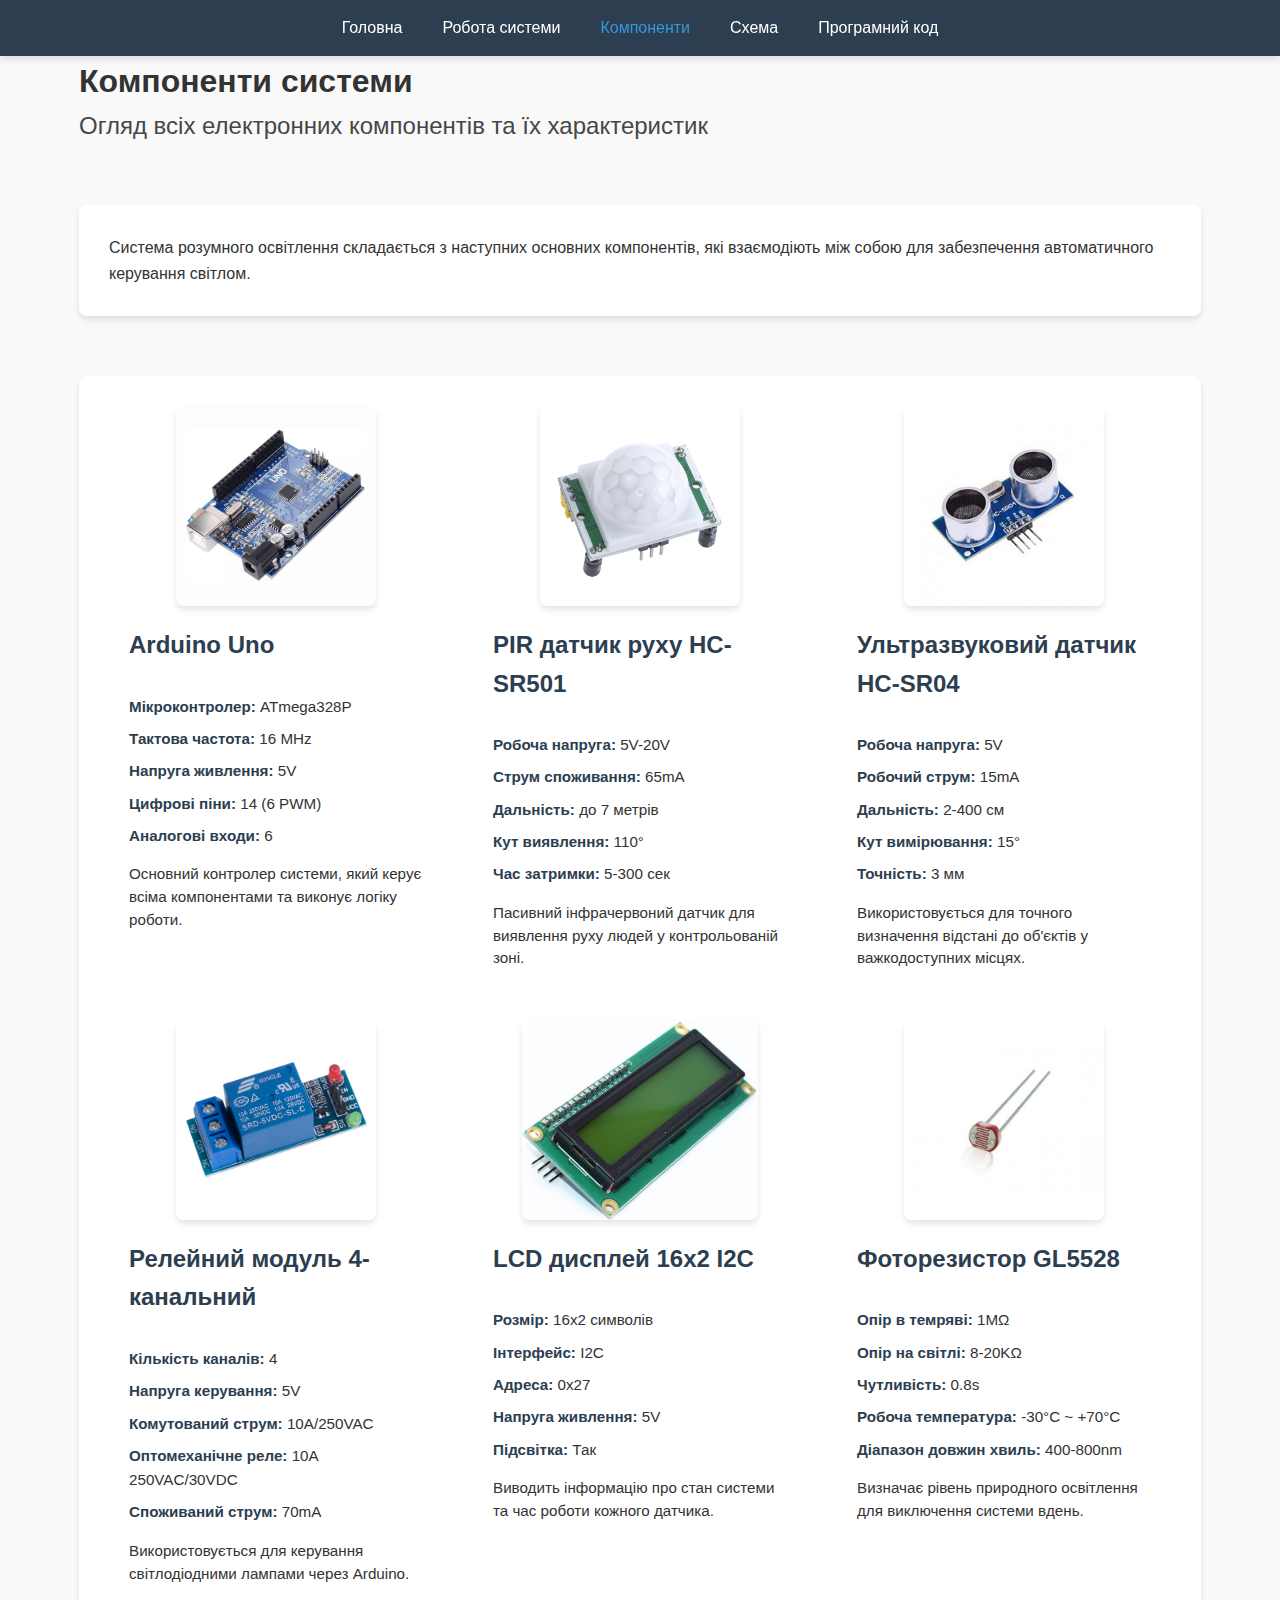
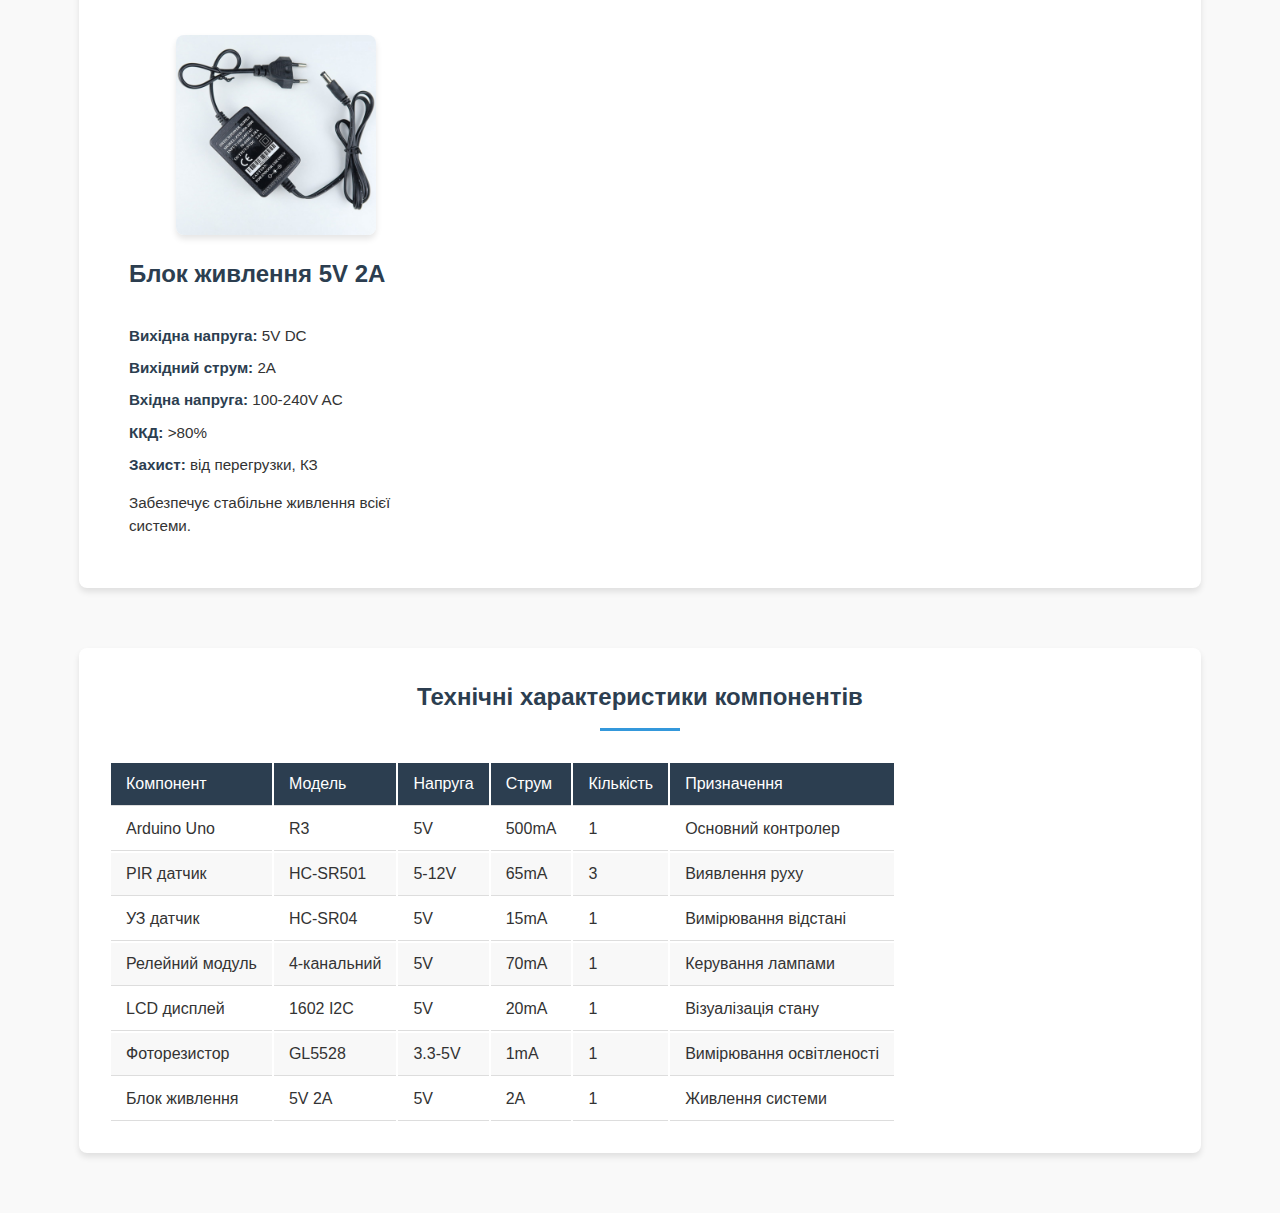
<file: components.html>
<html lang="uk">
<head>
    <!-- Встановлення кодування UTF-8 для коректного відображення українських символів -->
    <meta charset="UTF-8">
    <!-- Заголовок сторінки, що відображається у вкладці браузера -->
    <title>Компоненти системи | Розумне освітлення</title>
    <!-- Підключення зовнішнього CSS-файлу для стилізації сторінки -->
    <link rel="stylesheet" href="style.css">
</head>
<body>
    <!-- Основна навігаційна панель з посиланнями на розділи сайту -->
    <nav class="main-nav">
        <div class="container">
            <ul>
                <li><a href="index.html">Головна</a></li>
                <li><a href="system.html">Робота системи</a></li>
                <!-- Активне посилання на поточну сторінку -->
                <li><a href="components.html" class="active">Компоненти</a></li>
                <li><a href="scheme.html">Схема</a></li>
                <li><a href="code.html">Програмний код</a></li>
            </ul>
        </div>
    </nav>

    <!-- Основний вміст сторінки -->
    <main class="container">
        <!-- Заголовок сторінки з підзаголовком -->
        <header class="page-header">
            <h1>Компоненти системи</h1>
            <p class="subtitle">Огляд всіх електронних компонентів та їх характеристик</p>
        </header>

        <!-- Вступний текст про компоненти системи -->
        <section class="components-intro">
            <p>Система розумного освітлення складається з наступних основних компонентів, які взаємодіють між собою для забезпечення автоматичного керування світлом.</p>
        </section>

        <!-- Секція з картками компонентів -->
        <section class="components-grid">
            <!-- Картка компонента Arduino Uno -->
            <div class="component-card">
                <div class="component-image">
                    <img src="image/arduino-uno.jpg" alt="Arduino Uno">
                </div>
                <div class="component-info">
                    <h2>Arduino Uno</h2>
                    <div class="specs">
                        <p><strong>Мікроконтролер:</strong> ATmega328P</p>
                        <p><strong>Тактова частота:</strong> 16 MHz</p>
                        <p><strong>Напруга живлення:</strong> 5V</p>
                        <p><strong>Цифрові піни:</strong> 14 (6 PWM)</p>
                        <p><strong>Аналогові входи:</strong> 6</p>
                    </div>
                    <div class="component-desc">
                        <p>Основний контролер системи, який керує всіма компонентами та виконує логіку роботи.</p>
                    </div>
                </div>
            </div>

            <!-- Картка PIR датчика руху -->
            <div class="component-card">
                <div class="component-image">
                    <img src="image/motion-sensor.jpg" alt="PIR датчик руху">
                </div>
                <div class="component-info">
                    <h2>PIR датчик руху HC-SR501</h2>
                    <div class="specs">
                        <p><strong>Робоча напруга:</strong> 5V-20V</p>
                        <p><strong>Струм споживання:</strong> 65mA</p>
                        <p><strong>Дальність:</strong> до 7 метрів</p>
                        <p><strong>Кут виявлення:</strong> 110°</p>
                        <p><strong>Час затримки:</strong> 5-300 сек</p>
                    </div>
                    <div class="component-desc">
                        <p>Пасивний інфрачервоний датчик для виявлення руху людей у контрольованій зоні.</p>
                    </div>
                </div>
            </div>

            <!-- Картка ультразвукового датника -->
            <div class="component-card">
                <div class="component-image">
                    <img src="image/ultrasonic-sensor.jpg" alt="Ультразвуковий датчик">
                </div>
                <div class="component-info">
                    <h2>Ультразвуковий датчик HC-SR04</h2>
                    <div class="specs">
                        <p><strong>Робоча напруга:</strong> 5V</p>
                        <p><strong>Робочий струм:</strong> 15mA</p>
                        <p><strong>Дальність:</strong> 2-400 см</p>
                        <p><strong>Кут вимірювання:</strong> 15°</p>
                        <p><strong>Точність:</strong> 3 мм</p>
                    </div>
                    <div class="component-desc">
                        <p>Використовується для точного визначення відстані до об'єктів у важкодоступних місцях.</p>
                    </div>
                </div>
            </div>

            <!-- Картка релейного модуля -->
            <div class="component-card">
                <div class="component-image">
                    <img src="image/relay-module.jpg" alt="Релейний модуль">
                </div>
                <div class="component-info">
                    <h2>Релейний модуль 4-канальний</h2>
                    <div class="specs">
                        <p><strong>Кількість каналів:</strong> 4</p>
                        <p><strong>Напруга керування:</strong> 5V</p>
                        <p><strong>Комутований струм:</strong> 10A/250VAC</p>
                        <p><strong>Оптомеханічне реле:</strong> 10A 250VAC/30VDC</p>
                        <p><strong>Споживаний струм:</strong> 70mA</p>
                    </div>
                    <div class="component-desc">
                        <p>Використовується для керування світлодіодними лампами через Arduino.</p>
                    </div>
                </div>
            </div>

            <!-- Картка LCD дисплея -->
            <div class="component-card">
                <div class="component-image">
                    <img src="image/lcd-display.jpg" alt="LCD дисплей I2C">
                </div>
                <div class="component-info">
                    <h2>LCD дисплей 16x2 I2C</h2>
                    <div class="specs">
                        <p><strong>Розмір:</strong> 16x2 символів</p>
                        <p><strong>Інтерфейс:</strong> I2C</p>
                        <p><strong>Адреса:</strong> 0x27</p>
                        <p><strong>Напруга живлення:</strong> 5V</p>
                        <p><strong>Підсвітка:</strong> Так</p>
                    </div>
                    <div class="component-desc">
                        <p>Виводить інформацію про стан системи та час роботи кожного датчика.</p>
                    </div>
                </div>
            </div>

            <!-- Картка фоторезистора -->
            <div class="component-card">
                <div class="component-image">
                    <img src="image/light-sensor.jpg" alt="Фоторезистор">
                </div>
                <div class="component-info">
                    <h2>Фоторезистор GL5528</h2>
                    <div class="specs">
                        <p><strong>Опір в темряві:</strong> 1MΩ</p>
                        <p><strong>Опір на світлі:</strong> 8-20KΩ</p>
                        <p><strong>Чутливість:</strong> 0.8s</p>
                        <p><strong>Робоча температура:</strong> -30°C ~ +70°C</p>
                        <p><strong>Діапазон довжин хвиль:</strong> 400-800nm</p>
                    </div>
                    <div class="component-desc">
                        <p>Визначає рівень природного освітлення для виключення системи вдень.</p>
                    </div>
                </div>
            </div>

            <!-- Картка блоку живлення -->
            <div class="component-card">
                <div class="component-image">
                    <img src="image/power-supply.jpg" alt="Блок живлення">
                </div>
                <div class="component-info">
                    <h2>Блок живлення 5V 2A</h2>
                    <div class="specs">
                        <p><strong>Вихідна напруга:</strong> 5V DC</p>
                        <p><strong>Вихідний струм:</strong> 2A</p>
                        <p><strong>Вхідна напруга:</strong> 100-240V AC</p>
                        <p><strong>ККД:</strong> >80%</p>
                        <p><strong>Захист:</strong> від перегрузки, КЗ</p>
                    </div>
                    <div class="component-desc">
                        <p>Забезпечує стабільне живлення всієї системи.</p>
                    </div>
                </div>
            </div>
        </section>

        <!-- Секція з таблицею технічних характеристик -->
        <section class="components-table">
            <h2>Технічні характеристики компонентів</h2>
            <div class="table-container">
                <table>
                    <thead>
                        <tr>
                            <th>Компонент</th>
                            <th>Модель</th>
                            <th>Напруга</th>
                            <th>Струм</th>
                            <th>Кількість</th>
                            <th>Призначення</th>
                        </tr>
                    </thead>
                    <tbody>
                        <tr>
                            <td>Arduino Uno</td>
                            <td>R3</td>
                            <td>5V</td>
                            <td>500mA</td>
                            <td>1</td>
                            <td>Основний контролер</td>
                        </tr>
                        <tr>
                            <td>PIR датчик</td>
                            <td>HC-SR501</td>
                            <td>5-12V</td>
                            <td>65mA</td>
                            <td>3</td>
                            <td>Виявлення руху</td>
                        </tr>
                        <tr>
                            <td>УЗ датчик</td>
                            <td>HC-SR04</td>
                            <td>5V</td>
                            <td>15mA</td>
                            <td>1</td>
                            <td>Вимірювання відстані</td>
                        </tr>
                        <tr>
                            <td>Релейний модуль</td>
                            <td>4-канальний</td>
                            <td>5V</td>
                            <td>70mA</td>
                            <td>1</td>
                            <td>Керування лампами</td>
                        </tr>
                        <tr>
                            <td>LCD дисплей</td>
                            <td>1602 I2C</td>
                            <td>5V</td>
                            <td>20mA</td>
                            <td>1</td>
                            <td>Візуалізація стану</td>
                        </tr>
                        <tr>
                            <td>Фоторезистор</td>
                            <td>GL5528</td>
                            <td>3.3-5V</td>
                            <td>1mA</td>
                            <td>1</td>
                            <td>Вимірювання освітленості</td>
                        </tr>
                        <tr>
                            <td>Блок живлення</td>
                            <td>5V 2A</td>
                            <td>5V</td>
                            <td>2A</td>
                            <td>1</td>
                            <td>Живлення системи</td>
                        </tr>
                    </tbody>
                </table>
            </div>
        </section>
    </main>
</body>
</html>
</file>
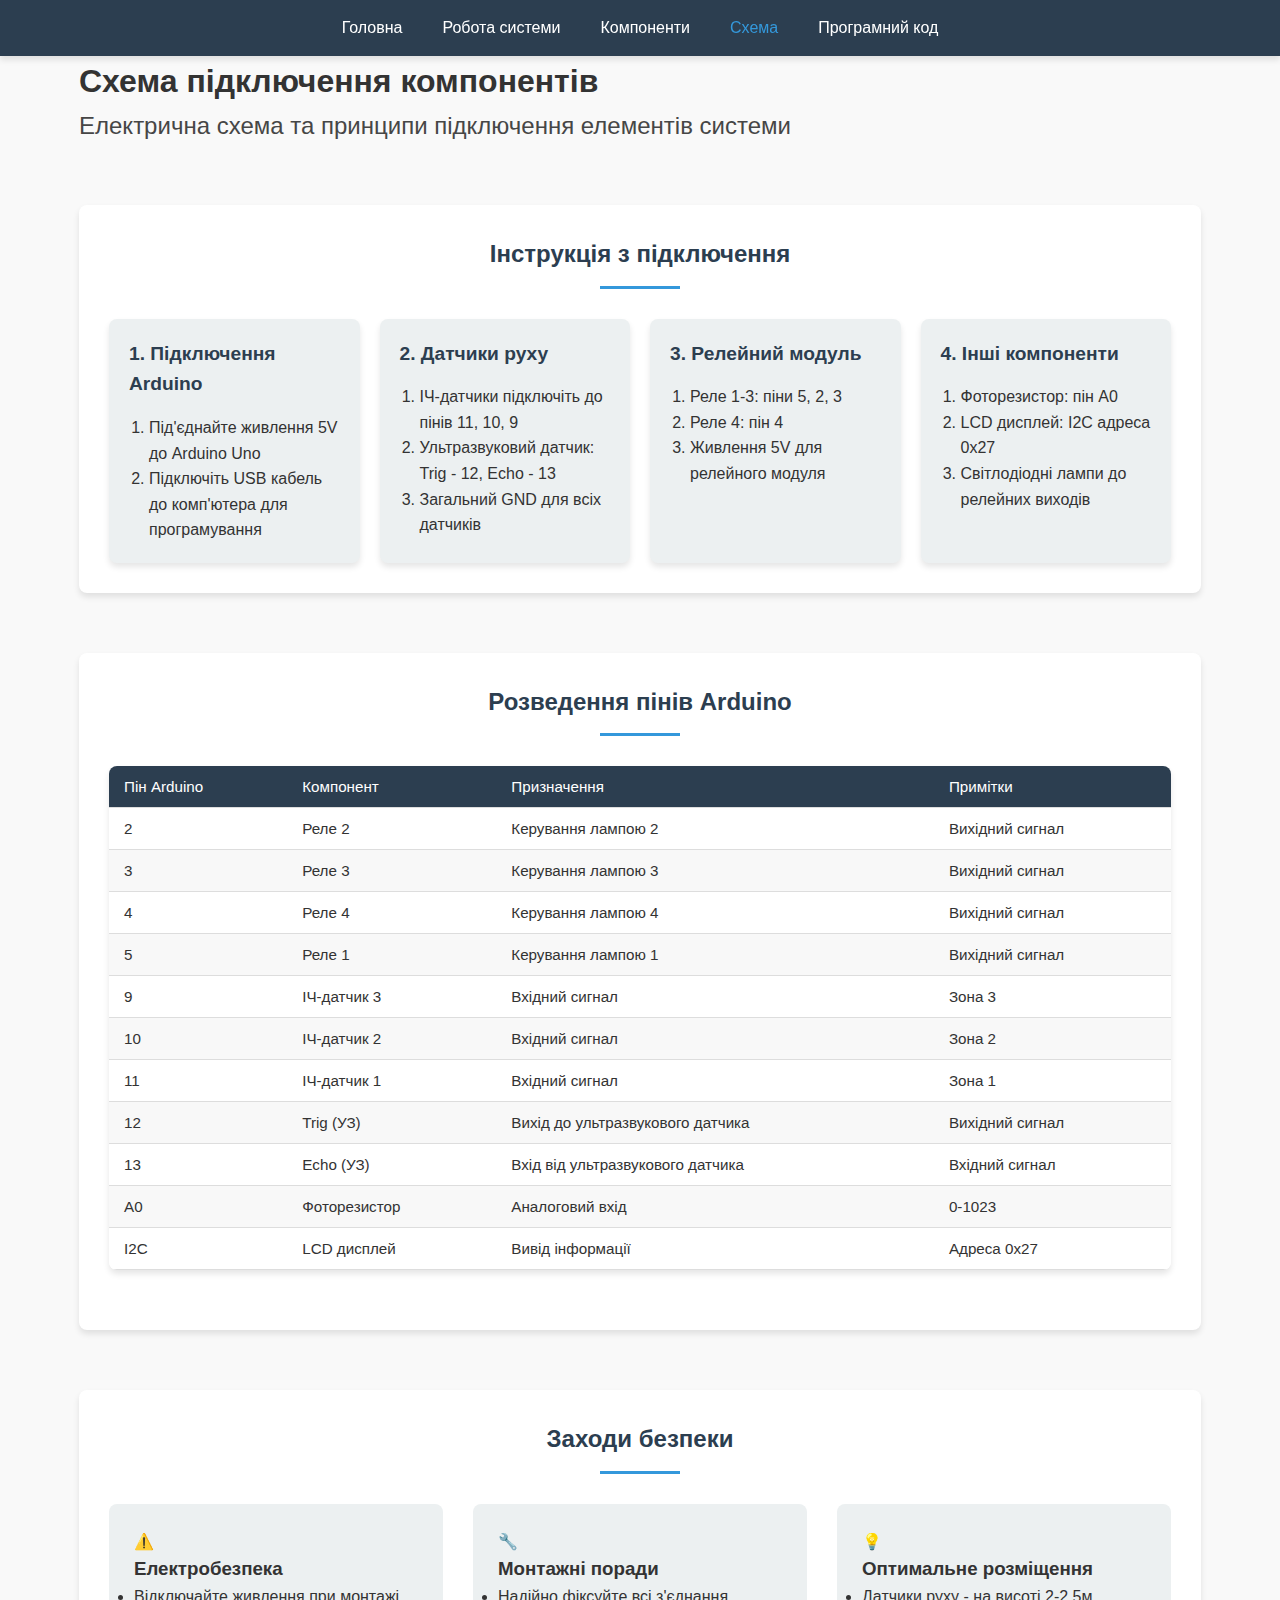
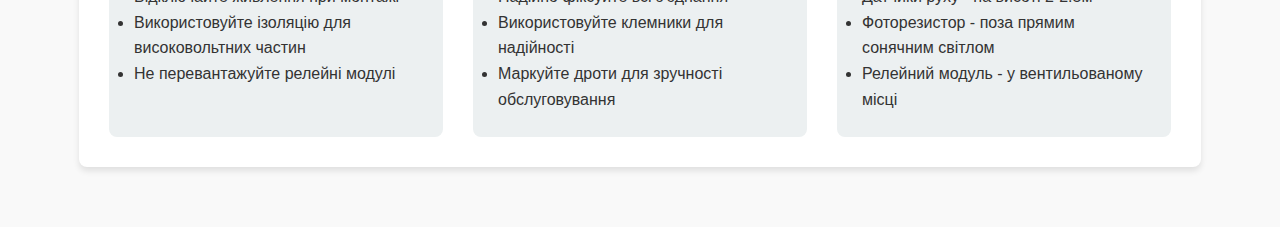
<file: scheme.html>
<html lang="uk">
<head>
    <!-- Встановлення кодування UTF-8 для коректного відображення українських символів -->
    <meta charset="UTF-8">
    <!-- Заголовок сторінки, що відображається у вкладці браузера -->
    <title>Схема підключення | Система розумного освітлення</title>
    <!-- Підключення зовнішнього CSS-файлу для стилізації сторінки -->
    <link rel="stylesheet" href="style.css">
</head>
<body>
    <!-- Основна навігаційна панель з посиланнями на розділи сайту -->
    <nav class="main-nav">
        <div class="container">
            <ul>
                <li><a href="index.html">Головна</a></li>
                <li><a href="system.html">Робота системи</a></li>
                <li><a href="components.html">Компоненти</a></li>
                <!-- Активне посилання на поточну сторінку -->
                <li><a href="scheme.html" class="active">Схема</a></li>
                <li><a href="code.html">Програмний код</a></li>
            </ul>
        </div>
    </nav>

    <!-- Основний вміст сторінки -->
    <main class="container">
        <!-- Заголовок сторінки з підзаголовком -->
        <header class="page-header">
            <h1>Схема підключення компонентів</h1>
            <p class="subtitle">Електрична схема та принципи підключення елементів системи</p>
        </header>

        <!-- Секція з інструкцією підключення -->
        <section class="scheme-section">
            <div class="scheme-container">
                <div class="connection-guide">
                    <h2>Інструкція з підключення</h2>
                    <div class="connection-steps">
                        <!-- Крок 1: Підключення Arduino -->
                        <div class="connection-step">
                            <h3>1. Підключення Arduino</h3>
                            <ol>
                                <li>Під'єднайте живлення 5V до Arduino Uno</li>
                                <li>Підключіть USB кабель до комп'ютера для програмування</li>
                            </ol>
                        </div>
                        
                        <!-- Крок 2: Підключення датчиків руху -->
                        <div class="connection-step">
                            <h3>2. Датчики руху</h3>
                            <ol>
                                <li>ІЧ-датчики підключіть до пінів 11, 10, 9</li>
                                <li>Ультразвуковий датчик: Trig - 12, Echo - 13</li>
                                <li>Загальний GND для всіх датчиків</li>
                            </ol>
                        </div>
                        
                        <!-- Крок 3: Підключення релейного модуля -->
                        <div class="connection-step">
                            <h3>3. Релейний модуль</h3>
                            <ol>
                                <li>Реле 1-3: піни 5, 2, 3</li>
                                <li>Реле 4: пін 4</li>
                                <li>Живлення 5V для релейного модуля</li>
                            </ol>
                        </div>
                        
                        <!-- Крок 4: Підключення інших компонентів -->
                        <div class="connection-step">
                            <h3>4. Інші компоненти</h3>
                            <ol>
                                <li>Фоторезистор: пін A0</li>
                                <li>LCD дисплей: I2C адреса 0x27</li>
                                <li>Світлодіодні лампи до релейних виходів</li>
                            </ol>
                        </div>
                    </div>
                </div>
            </div>
        </section>

        <!-- Секція з таблицею розведення пінів Arduino -->
        <section class="pinout-section">
            <h2>Розведення пінів Arduino</h2>
            <div class="pinout-table-container">
                <table class="pinout-table">
                    <thead>
                        <tr>
                            <th>Пін Arduino</th>
                            <th>Компонент</th>
                            <th>Призначення</th>
                            <th>Примітки</th>
                        </tr>
                    </thead>
                    <tbody>
                        <!-- Рядки таблиці з описом пінів -->
                        <tr>
                            <td>2</td>
                            <td>Реле 2</td>
                            <td>Керування лампою 2</td>
                            <td>Вихідний сигнал</td>
                        </tr>
                        <tr>
                            <td>3</td>
                            <td>Реле 3</td>
                            <td>Керування лампою 3</td>
                            <td>Вихідний сигнал</td>
                        </tr>
                        <tr>
                            <td>4</td>
                            <td>Реле 4</td>
                            <td>Керування лампою 4</td>
                            <td>Вихідний сигнал</td>
                        </tr>
                        <tr>
                            <td>5</td>
                            <td>Реле 1</td>
                            <td>Керування лампою 1</td>
                            <td>Вихідний сигнал</td>
                        </tr>
                        <tr>
                            <td>9</td>
                            <td>ІЧ-датчик 3</td>
                            <td>Вхідний сигнал</td>
                            <td>Зона 3</td>
                        </tr>
                        <tr>
                            <td>10</td>
                            <td>ІЧ-датчик 2</td>
                            <td>Вхідний сигнал</td>
                            <td>Зона 2</td>
                        </tr>
                        <tr>
                            <td>11</td>
                            <td>ІЧ-датчик 1</td>
                            <td>Вхідний сигнал</td>
                            <td>Зона 1</td>
                        </tr>
                        <tr>
                            <td>12</td>
                            <td>Trig (УЗ)</td>
                            <td>Вихід до ультразвукового датчика</td>
                            <td>Вихідний сигнал</td>
                        </tr>
                        <tr>
                            <td>13</td>
                            <td>Echo (УЗ)</td>
                            <td>Вхід від ультразвукового датчика</td>
                            <td>Вхідний сигнал</td>
                        </tr>
                        <tr>
                            <td>A0</td>
                            <td>Фоторезистор</td>
                            <td>Аналоговий вхід</td>
                            <td>0-1023</td>
                        </tr>
                        <tr>
                            <td>I2C</td>
                            <td>LCD дисплей</td>
                            <td>Вивід інформації</td>
                            <td>Адреса 0x27</td>
                        </tr>
                    </tbody>
                </table>
            </div>
        </section>

        <!-- Секція з правилами безпеки -->
        <section class="safety-section">
            <h2>Заходи безпеки</h2>
            <div class="safety-cards">
                <!-- Картка з правилами електробезпеки -->
                <div class="safety-card">
                    <div class="safety-icon">⚠️</div>
                    <h3>Електробезпека</h3>
                    <ul>
                        <li>Відключайте живлення при монтажі</li>
                        <li>Використовуйте ізоляцію для високовольтних частин</li>
                        <li>Не перевантажуйте релейні модулі</li>
                    </ul>
                </div>
                <!-- Картка з монтажними порадами -->
                <div class="safety-card">
                    <div class="safety-icon">🔧</div>
                    <h3>Монтажні поради</h3>
                    <ul>
                        <li>Надійно фіксуйте всі з'єднання</li>
                        <li>Використовуйте клемники для надійності</li>
                        <li>Маркуйте дроти для зручності обслуговування</li>
                    </ul>
                </div>
                <!-- Картка з порадами щодо розміщення -->
                <div class="safety-card">
                    <div class="safety-icon">💡</div>
                    <h3>Оптимальне розміщення</h3>
                    <ul>
                        <li>Датчики руху - на висоті 2-2.5м</li>
                        <li>Фоторезистор - поза прямим сонячним світлом</li>
                        <li>Релейний модуль - у вентильованому місці</li>
                    </ul>
                </div>
            </div>
        </section>
    </main>
</body>
</html>
</file>
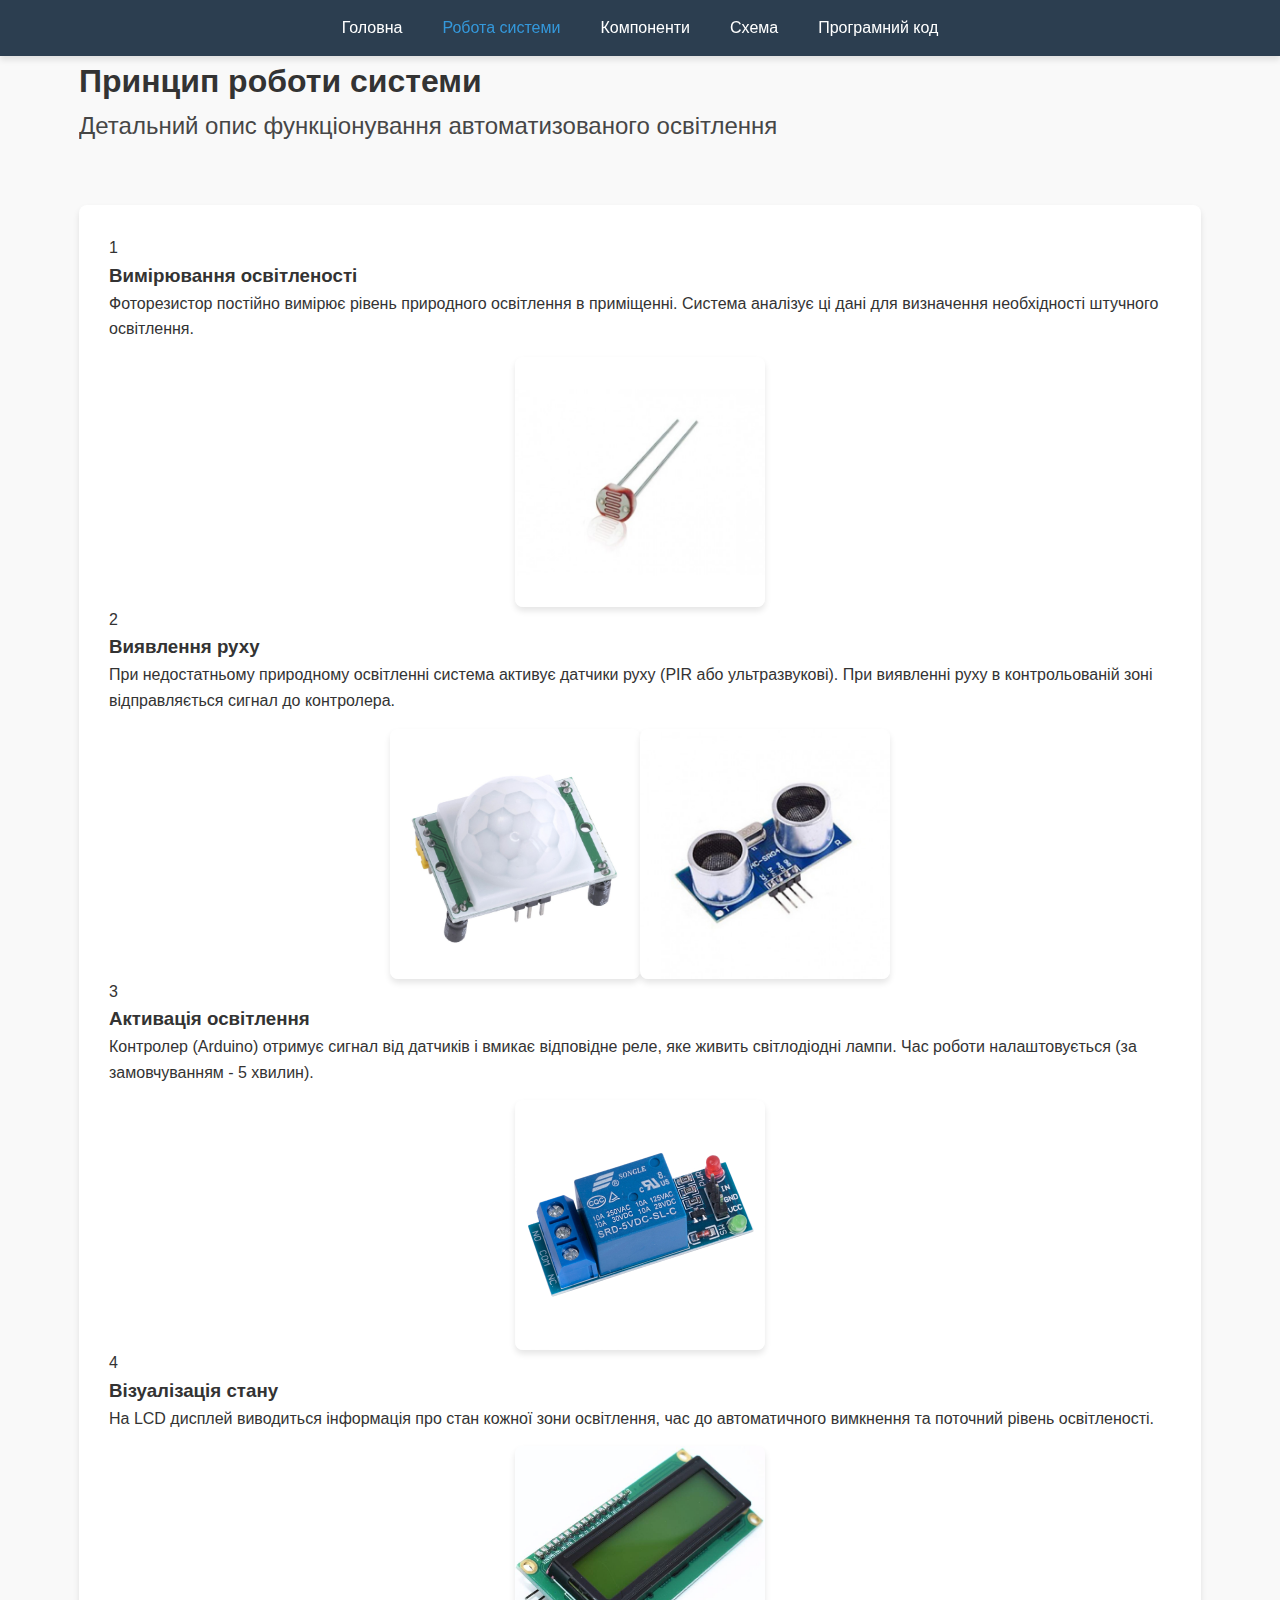
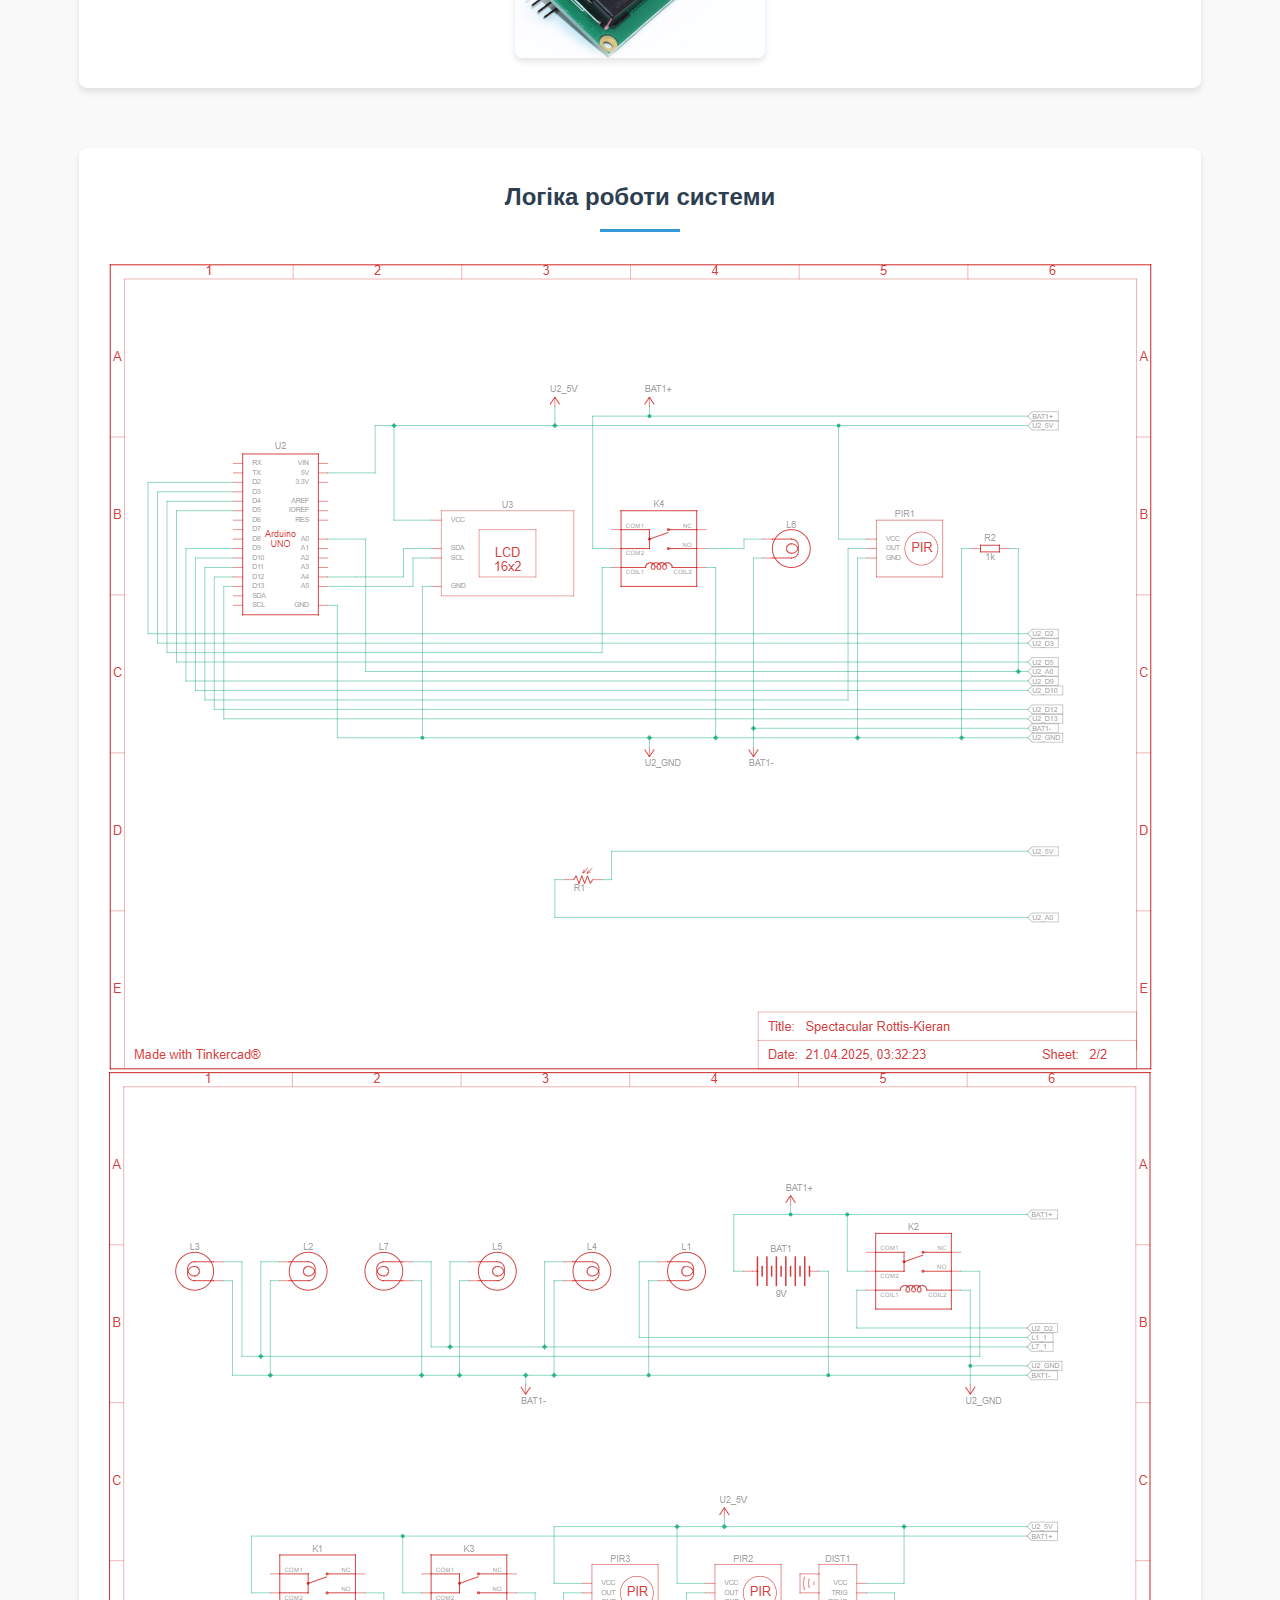
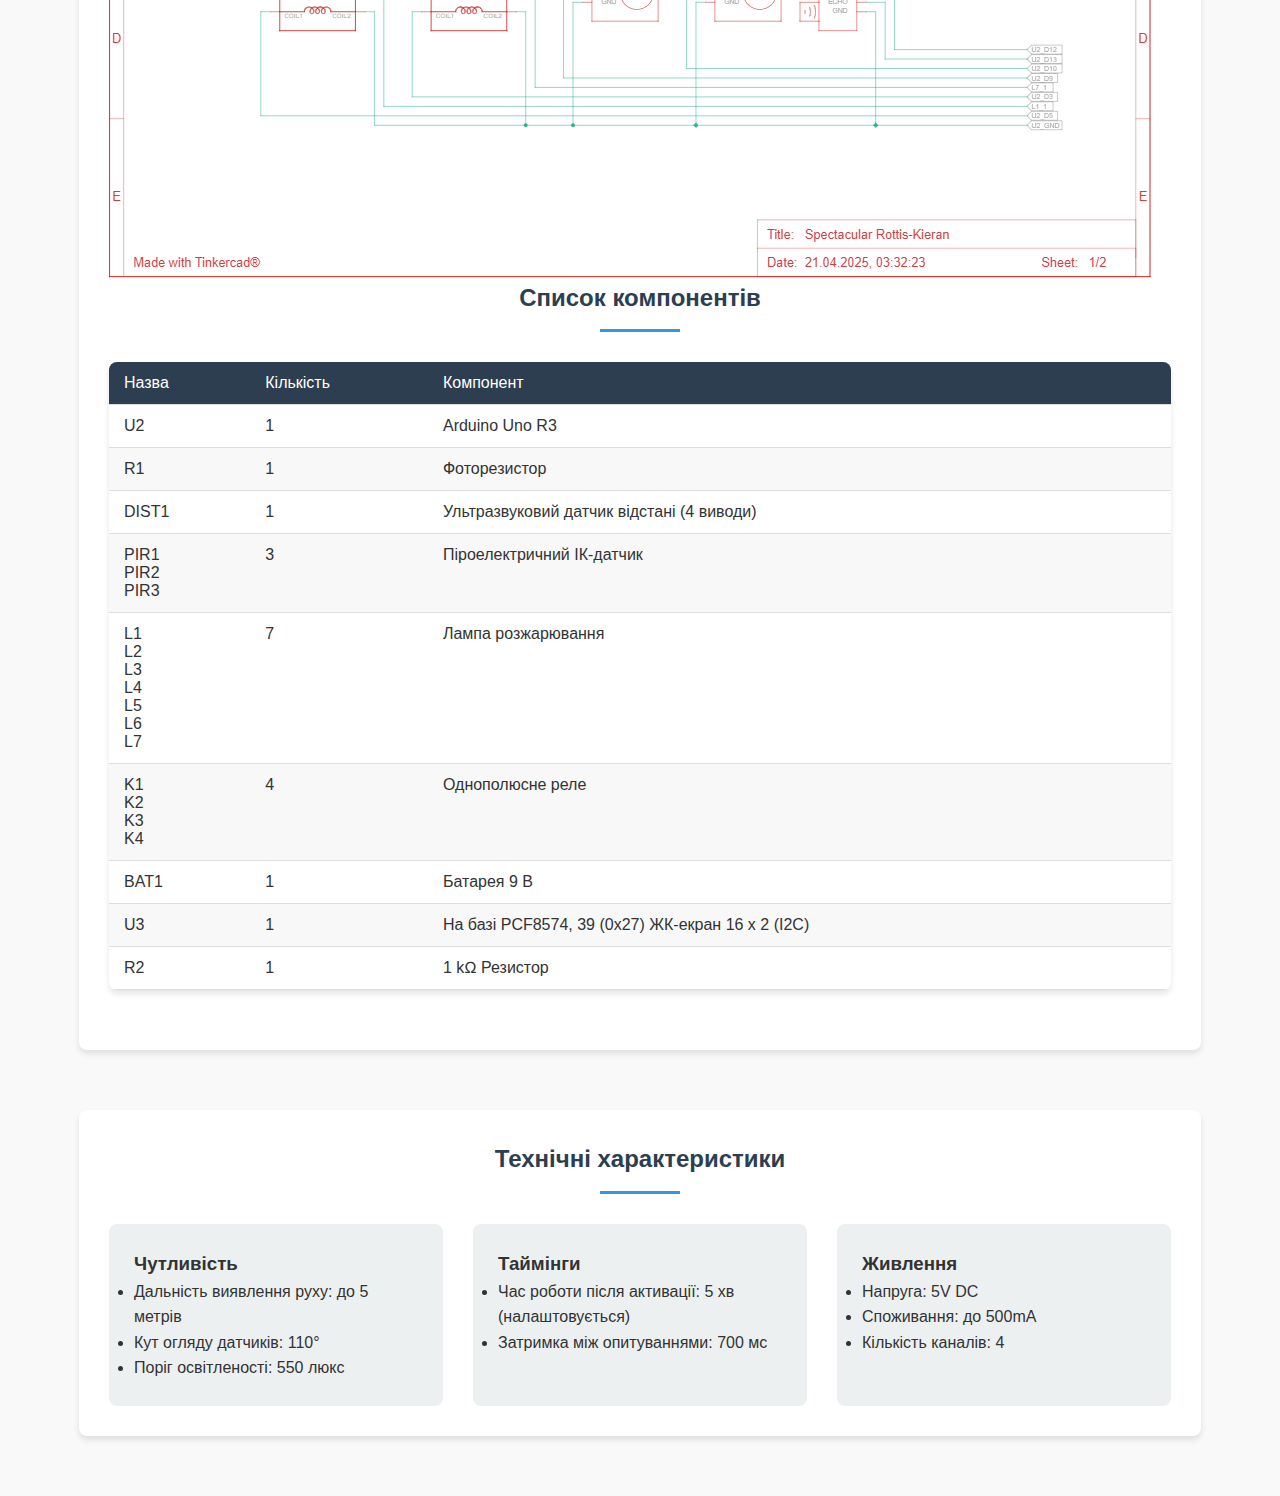
<file: system.html>
<html lang="uk">
<head>
    <!-- Встановлення кодування UTF-8 для коректного відображення українських символів -->
    <meta charset="UTF-8">
    <!-- Налаштування адаптивного дизайну для різних пристроїв -->
    <meta name="viewport" content="width=device-width, initial-scale=1.0">
    <!-- Заголовок сторінки, що відображається у вкладці браузера -->
    <title>Принцип роботи | Система розумного освітлення</title>
    <!-- Підключення зовнішнього CSS-файлу для стилізації сторінки -->
    <link rel="stylesheet" href="style.css">
</head>
<body>
    <!-- Основна навігаційна панель з посиланнями на розділи сайту -->
    <nav class="main-nav">
        <div class="container">
            <ul>
                <li><a href="index.html">Головна</a></li>
                <!-- Активне посилання на поточну сторінку -->
                <li><a href="system.html" class="active">Робота системи</a></li>
                <li><a href="components.html">Компоненти</a></li>
                <li><a href="scheme.html">Схема</a></li>
                <li><a href="code.html">Програмний код</a></li>
            </ul>
        </div>
    </nav>

    <!-- Основний вміст сторінки -->
    <main class="container">
        <!-- Заголовок сторінки з підзаголовком -->
        <header class="page-header">
            <h1>Принцип роботи системи</h1>
            <p class="subtitle">Детальний опис функціонування автоматизованого освітлення</p>
        </header>

        <!-- Секція, що описує кроки роботи системи -->
        <section class="workflow-section">
            <div class="workflow-steps">
                <!-- Крок 1: Вимірювання освітленості -->
                <div class="step">
                    <div class="step-number">1</div>
                    <div class="step-content">
                        <h3>Вимірювання освітленості</h3>
                        <p>Фоторезистор постійно вимірює рівень природного освітлення в приміщенні. Система аналізує ці дані для визначення необхідності штучного освітлення.</p>
                        <div class="step-image">
                            <img src="image/light-sensor.jpg" alt="Фоторезистор">
                        </div>
                    </div>
                </div>

                <!-- Крок 2: Виявлення руху -->
                <div class="step">
                    <div class="step-number">2</div>
                    <div class="step-content">
                        <h3>Виявлення руху</h3>
                        <p>При недостатньому природному освітленні система активує датчики руху (PIR або ультразвукові). При виявленні руху в контрольованій зоні відправляється сигнал до контролера.</p>
                        <div class="step-image">
                            <img src="image/motion-sensor.jpg" alt="Датчик руху">
                            <img src="image/ultrasonic-sensor.jpg" alt="Фоторезистор">
                        </div>
                    </div>
                </div>

                <!-- Крок 3: Активація освітлення -->
                <div class="step">
                    <div class="step-number">3</div>
                    <div class="step-content">
                        <h3>Активація освітлення</h3>
                        <p>Контролер (Arduino) отримує сигнал від датчиків і вмикає відповідне реле, яке живить світлодіодні лампи. Час роботи налаштовується (за замовчуванням - 5 хвилин).</p>
                        <div class="step-image">
                            <img src="image/relay-module.jpg" alt="Релейний модуль">
                        </div>
                    </div>
                </div>

                <!-- Крок 4: Візуалізація стану -->
                <div class="step">
                    <div class="step-number">4</div>
                    <div class="step-content">
                        <h3>Візуалізація стану</h3>
                        <p>На LCD дисплей виводиться інформація про стан кожної зони освітлення, час до автоматичного вимкнення та поточний рівень освітленості.</p>
                        <div class="step-image">
                            <img src="image/lcd-display.jpg" alt="LCD дисплей">
                        </div>
                    </div>
                </div>
            </div>
        </section>

        <!-- Секція з логікою роботи системи -->
        <section class="logic-section">
            <h2>Логіка роботи системи</h2>
            <div class="logic">
                <!-- Зображення схем логіки роботи -->
                <img src="image/logic1.png" alt="Схема логіки роботи" class="responsive-img">
                <img src="image/logic2.png" alt="Схема логіки роботи" class="responsive-img">
                <div class="legend">
                    <ul>
                        <h2>Список компонентів</h2>
                        <!-- Таблиця з компонентами системи -->
                        <div class="components-table-container">
                            <table class="components-table">
                                <thead>
                                    <tr>
                                        <th>Назва</th>
                                        <th>Кількість</th>
                                        <th>Компонент</th>
                                    </tr>
                                </thead>
                                <tbody>
                                    <tr>
                                        <td>U2</td>
                                        <td>1</td>
                                        <td>Arduino Uno R3</td>
                                    </tr>
                                    <tr>
                                        <td>R1</td>
                                        <td>1</td>
                                        <td>Фоторезистор</td>
                                    </tr>
                                    <tr>
                                        <td>DIST1</td>
                                        <td>1</td>
                                        <td>Ультразвуковий датчик відстані (4 виводи)</td>
                                    </tr>
                                    <tr>
                                        <td>PIR1<br>PIR2<br>PIR3</td>
                                        <td>3</td>
                                        <td>Піроелектричний ІК-датчик</td>
                                    </tr>
                                    <tr>
                                        <td>L1<br>L2<br>L3<br>L4<br>L5<br>L6<br>L7</td>
                                        <td>7</td>
                                        <td>Лампа розжарювання</td>
                                    </tr>
                                    <tr>
                                        <td>K1<br>K2<br>K3<br>K4</td>
                                        <td>4</td>
                                        <td>Однополюсне реле</td>
                                    </tr>
                                    <tr>
                                        <td>BAT1</td>
                                        <td>1</td>
                                        <td>Батарея 9 В</td>
                                    </tr>
                                    <tr>
                                        <td>U3</td>
                                        <td>1</td>
                                        <td>На базі PCF8574, 39 (0x27) ЖК-екран 16 x 2 (I2C)</td>
                                    </tr>
                                    <tr>
                                        <td>R2</td>
                                        <td>1</td>
                                        <td>1 kΩ Резистор</td>
                                    </tr>
                                </tbody>
                            </table>
                        </div>
                    </ul>
                </div>
            </div>
        </section>

        <!-- Секція з технічними характеристиками -->
        <section class="technical-specs">
            <h2>Технічні характеристики</h2>
            <div class="specs-grid">
                <!-- Картка з характеристиками чутливості -->
                <div class="spec-card">
                    <h3>Чутливість</h3>
                    <ul>
                        <li>Дальність виявлення руху: до 5 метрів</li>
                        <li>Кут огляду датчиків: 110°</li>
                        <li>Поріг освітленості: 550 люкс</li>
                    </ul>
                </div>
                <!-- Картка з характеристиками таймінгів -->
                <div class="spec-card">
                    <h3>Таймінги</h3>
                    <ul>
                        <li>Час роботи після активації: 5 хв (налаштовується)</li>
                        <li>Затримка між опитуваннями: 700 мс</li>
                    </ul>
                </div>
                <!-- Картка з характеристиками живлення -->
                <div class="spec-card">
                    <h3>Живлення</h3>
                    <ul>
                        <li>Напруга: 5V DC</li>
                        <li>Споживання: до 500mA</li>
                        <li>Кількість каналів: 4</li>
                    </ul>
                </div>
            </div>
        </section>
    </main>
</body>
</html>
</file>
<file: style.css>
/* Основні налаштування (змінні) */
:root {
    --primary: #2c3e50;       /* Основний колір (темно-синій) */
    --secondary: #3498db;     /* Вторинний колір (блакитний) */
    --accent: #e74c3c;        /* Акцентний колір (червоний) */
    --light: #ecf0f1;         /* Світлий колір (світло-сірий) */
    --dark: #2c3e50;          /* Темний колір (темно-синій) */
    --text: #333;             /* Колір тексту (темно-сірий) */
    --bg: #f9f9f9;            /* Колір фону (дуже світлий сірий) */
    --shadow: 0 4px 6px rgba(0,0,0,0.1); /* Тінь за замовчуванням */
    --radius: 8px;            /* Радіус скруглення кутів */
    --transition: all 0.3s ease; /* Плавні переходи */
}

/* Скидання стилів */
* {
    margin: 0;
    padding: 0;
    box-sizing: border-box; /* Розміри включають padding та border */
}

/* Основні стилі body */
body {
    font-family: 'Roboto', sans-serif; /* Основний шрифт */
    line-height: 1.6;                 /* Міжрядковий інтервал */
    color: var(--text);               /* Колір тексту */
    background: var(--bg);            /* Колір фону */
}

/* Контейнер для контенту */
.container {
    width: 90%;               /* Ширина контейнера */
    max-width: 1200px;        /* Максимальна ширина */
    margin: 0 auto;           /* Центрування */
    padding: 0 15px;          /* Внутрішні відступи */
}

/* Стилі для шапки (hero section) */
.hero {
    background: linear-gradient(135deg, var(--primary), var(--secondary)); /* Градієнтний фон */
    color: white;             /* Колір тексту */
    padding: 100px 0;         /* Внутрішні відступи */
    text-align: center;       /* Вирівнювання тексту по центру */
}

.hero h1 {
    font-family: 'Montserrat', sans-serif; /* Шрифт для заголовка */
    font-size: 2.8rem;        /* Розмір шрифту */
    margin-bottom: 15px;      /* Відступ знизу */
}

.subtitle {
    font-size: 1.5rem;        /* Розмір шрифту */
    opacity: 0.9;             /* Прозорість */
}

/* Навігаційне меню */
.main-nav {
    background: var(--dark);  /* Колір фону */
    position: sticky;         /* Липке меню */
    top: 0;                   /* Прикріплене до верху */
    z-index: 1000;            /* Високий z-index для перекриття */
    box-shadow: var(--shadow); /* Тінь */
}

.main-nav ul {
    display: flex;            /* Гнучкий контейнер */
    justify-content: center;  /* Центрування по горизонталі */
    list-style: none;        /* Видалення маркерів списку */
    flex-wrap: wrap;          /* Перенесення елементів на малих екранах */
}

.main-nav a {
    color: white;            /* Колір тексту */
    text-decoration: none;   /* Видалення підкреслення */
    padding: 15px 20px;      /* Внутрішні відступи */
    display: block;          /* Блочний елемент */
    transition: var(--transition); /* Плавний перехід */
}

.main-nav a:hover, .main-nav a.active {
    color: var(--secondary); /* Колір при наведенні/активному стані */
}

/* Стилі для основних секцій */
section {
    margin: 60px 0;          /* Зовнішні відступи */
    padding: 30px;           /* Внутрішні відступи */
    background: white;       /* Колір фону */
    border-radius: var(--radius); /* Скруглені кути */
    box-shadow: var(--shadow);    /* Тінь */
}

h2 {
    font-family: 'Montserrat', sans-serif; /* Шрифт для заголовка */
    color: var(--primary);   /* Колір тексту */
    margin-bottom: 30px;     /* Відступ знизу */
    text-align: center;      /* Вирівнювання по центру */
    position: relative;      /* Відносне позиціонування */
    padding-bottom: 15px;    /* Відступ знизу */
}

h2::after {
    content: '';             /* Псевдоелемент для підкреслення */
    position: absolute;      /* Абсолютне позиціонування */
    bottom: 0;               /* Прикріплене до низу */
    left: 50%;               /* Центрування по горизонталі */
    transform: translateX(-50%); /* Точне центрування */
    width: 80px;             /* Ширина лінії */
    height: 3px;             /* Висота лінії */
    background: var(--secondary); /* Колір лінії */
}

/* Стилі для сіток (grid) */
.features-grid, .specs-grid, .safety-cards {
    display: grid;                              /* Використання CSS Grid */
    grid-template-columns: repeat(auto-fit, minmax(100px, 1fr)); /* Адаптивні колонки */
    gap: 30px;                                  /* Відступи між елементами */
    margin-top: 30px;                           /* Відступ зверху */
}

.feature-card, .spec-card, .safety-card {
    padding: 25px;                              /* Внутрішні відступи */
    background: var(--light);                   /* Колір фону */
    border-radius: var(--radius);               /* Скруглені кути */
    transition: var(--transition);              /* Плавний перехід */
}

.feature-card:hover, .spec-card:hover, .safety-card:hover {
    transform: translateY(-5px);                /* Ефект підняття */
    box-shadow: 0 10px 20px rgba(0,0,0,0.1);   /* Тінь при наведенні */
}

/* Стилі для відео */
.video-wrapper {
    margin-top: 30px;                           /* Відступ зверху */
    border-radius: var(--radius);               /* Скруглені кути */
    overflow: hidden;                           /* Обрізання контенту */
    box-shadow: var(--shadow);                  /* Тінь */
}

video {
    width: 100%;                                /* Ширина на всю ширину */
    display: block;                             /* Блочний елемент */
}

/* Стилі для таблиць */
.components-table-container {
    overflow-x: auto;                           /* Горизонтальна прокрутка */
    margin: 30px 0;                             /* Відступи */
    box-shadow: var(--shadow);                  /* Тінь */
    border-radius: var(--radius);               /* Скруглені кути */
}

.components-table {
    width: 100%;                                /* Ширина таблиці */
    border-collapse: collapse;                  /* Злиття границь */
    background: white;                          /* Колір фону */
}

.components-table th, .components-table td {
    padding: 12px 15px;                         /* Внутрішні відступи */
    text-align: left;                           /* Вирівнювання тексту */
    border-bottom: 1px solid #ddd;              /* Границя знизу */
}

.components-table th {
    background: var(--primary);                 /* Колір фону заголовків */
    color: white;                              /* Колір тексту */
    font-weight: 500;                          /* Напівжирний шрифт */
}

.components-table tr:nth-child(even) {
    background-color: #f8f8f8;                  /* Колір фону парних рядків */
}

.components-table tr:hover {
    background-color: #f1f1f1;                  /* Колір фону при наведенні */
}

/* Специфічні стилі для таблиці компонентів */
.components-table td {
    vertical-align: top;                        /* Вирівнювання по верху */
}

/* Стилі для зображень у кроках */
.step-image {
    display: flex;
    justify-content: center;                    /* Центрування по горизонталі */
    align-items: center;                       /* Центрування по вертикалі */
    margin: 15px auto 0;                       /* Відступи */
}

.step-image img {
    max-width: 250px;                           /* Максимальна ширина */
    height: auto;                              /* Автоматична висота */
    border-radius: var(--radius);               /* Скруглені кути */
    box-shadow: var(--shadow);                  /* Тінь */
    display: block;                            /* Блочний елемент */
}

/* Стилі для головного зображення */
.feature-img {
    max-width: 100%;                           /* Максимальна ширина */
    height: auto;                              /* Автоматична висота */
    border-radius: var(--radius);              /* Скруглені кути */
    box-shadow: var(--shadow);                 /* Тінь */
    display: block;                           /* Блочний елемент */
    margin: 0 auto;                           /* Центрування */
}

/* Стилі для колонок */
.columns {
    display: flex;                             /* Гнучкий контейнер */
    gap: 30px;                                 /* Відступи між колонками */
    align-items: center;                       /* Вирівнювання по вертикалі */
}

.column {
    flex: 1;                                   /* Рівномірний розподіл простору */
}

/* Стилі для сітки компонентів */
.components-grid {
    display: grid;                             /* Використання CSS Grid */
    grid-template-columns: repeat(auto-fit, minmax(300px, 1fr)); /* Адаптивні колонки */
    gap: 30px;                                 /* Відступи між елементами */
    margin-top: 30px;                          /* Відступ зверху */
}

.component-image img {
    max-width: 250px;                          /* Максимальна ширина */
    height: auto;                             /* Автоматична висота */
    max-height: 200px;                        /* Максимальна висота */
    object-fit: contain;                      /* Збереження пропорцій */
    border-radius: var(--radius);             /* Скруглені кути */
    box-shadow: var(--shadow);                /* Тінь */
    display: block;                          /* Блочний елемент */
    margin: 0 auto;                          /* Центрування */
}

.component-info {
    padding: 20px;                           /* Внутрішні відступи */
}

.component-info h2 {
    font-family: 'Montserrat', sans-serif;   /* Шрифт для заголовка */
    color: var(--primary);                  /* Колір тексту */
    margin-bottom: 15px;                    /* Відступ знизу */
    text-align: left;                       /* Вирівнювання по лівому краю */
    font-size: 1.5rem;                      /* Розмір шрифту */
}

.component-info h2::after {
    display: none;                          /* Приховує підкреслення */
}

.specs {
    margin: 15px 0;                         /* Відступи */
}

.specs p {
    margin-bottom: 8px;                     /* Відступ знизу */
    font-size: 0.95rem;                     /* Розмір шрифту */
}

.specs strong {
    color: var(--primary);                  /* Колір для виділення */
}

.component-desc {
    font-size: 0.95rem;                     /* Розмір шрифту */
    line-height: 1.5;                       /* Міжрядковий інтервал */
}

/* Стилі для таблиці розводки Arduino */
.pinout-table-container {
    overflow-x: auto;                       /* Горизонтальна прокрутка */
    margin: 30px 0;                        /* Відступи */
    box-shadow: var(--shadow);             /* Тінь */
    border-radius: var(--radius);          /* Скруглені кути */
}

.pinout-table {
    width: 100%;                           /* Ширина таблиці */
    border-collapse: collapse;             /* Злиття границь */
    background: white;                     /* Колір фону */
    font-size: 0.95rem;                   /* Розмір шрифту */
}

.pinout-table th, .pinout-table td {
    padding: 12px 15px;                    /* Внутрішні відступи */
    text-align: left;                      /* Вирівнювання тексту */
    border-bottom: 1px solid #ddd;         /* Границя знизу */
}

.pinout-table th {
    background: var(--primary);            /* Колір фону заголовків */
    color: white;                         /* Колір тексту */
    font-weight: 500;                     /* Напівжирний шрифт */
    position: sticky;                     /* Липкий заголовок */
    top: 0;                               /* Прикріплення до верху */
}

.pinout-table tr:nth-child(even) {
    background-color: #f8f8f8;            /* Колір фону парних рядків */
}

.pinout-table tr:hover {
    background-color: #f1f1f1;            /* Колір фону при наведенні */
}

/* Стилі для секції з інструкцією підключення */
.connection-steps {
    display: grid;                        /* Використання CSS Grid */
    grid-template-columns: repeat(auto-fit, minmax(250px, 1fr)); /* Адаптивні колонки */
    gap: 20px;                           /* Відступи між елементами */
}

.connection-step {
    background: var(--light);            /* Колір фону */
    padding: 20px;                       /* Внутрішні відступи */
    border-radius: var(--radius);        /* Скруглені кути */
    box-shadow: var(--shadow);           /* Тінь */
}

.connection-step h3 {
    color: var(--primary);               /* Колір тексту */
    margin-bottom: 15px;                 /* Відступ знизу */
    font-size: 1.2rem;                   /* Розмір шрифту */
}

.connection-step ol {
    padding-left: 20px;                  /* Відступ для списку */
}
</file>
